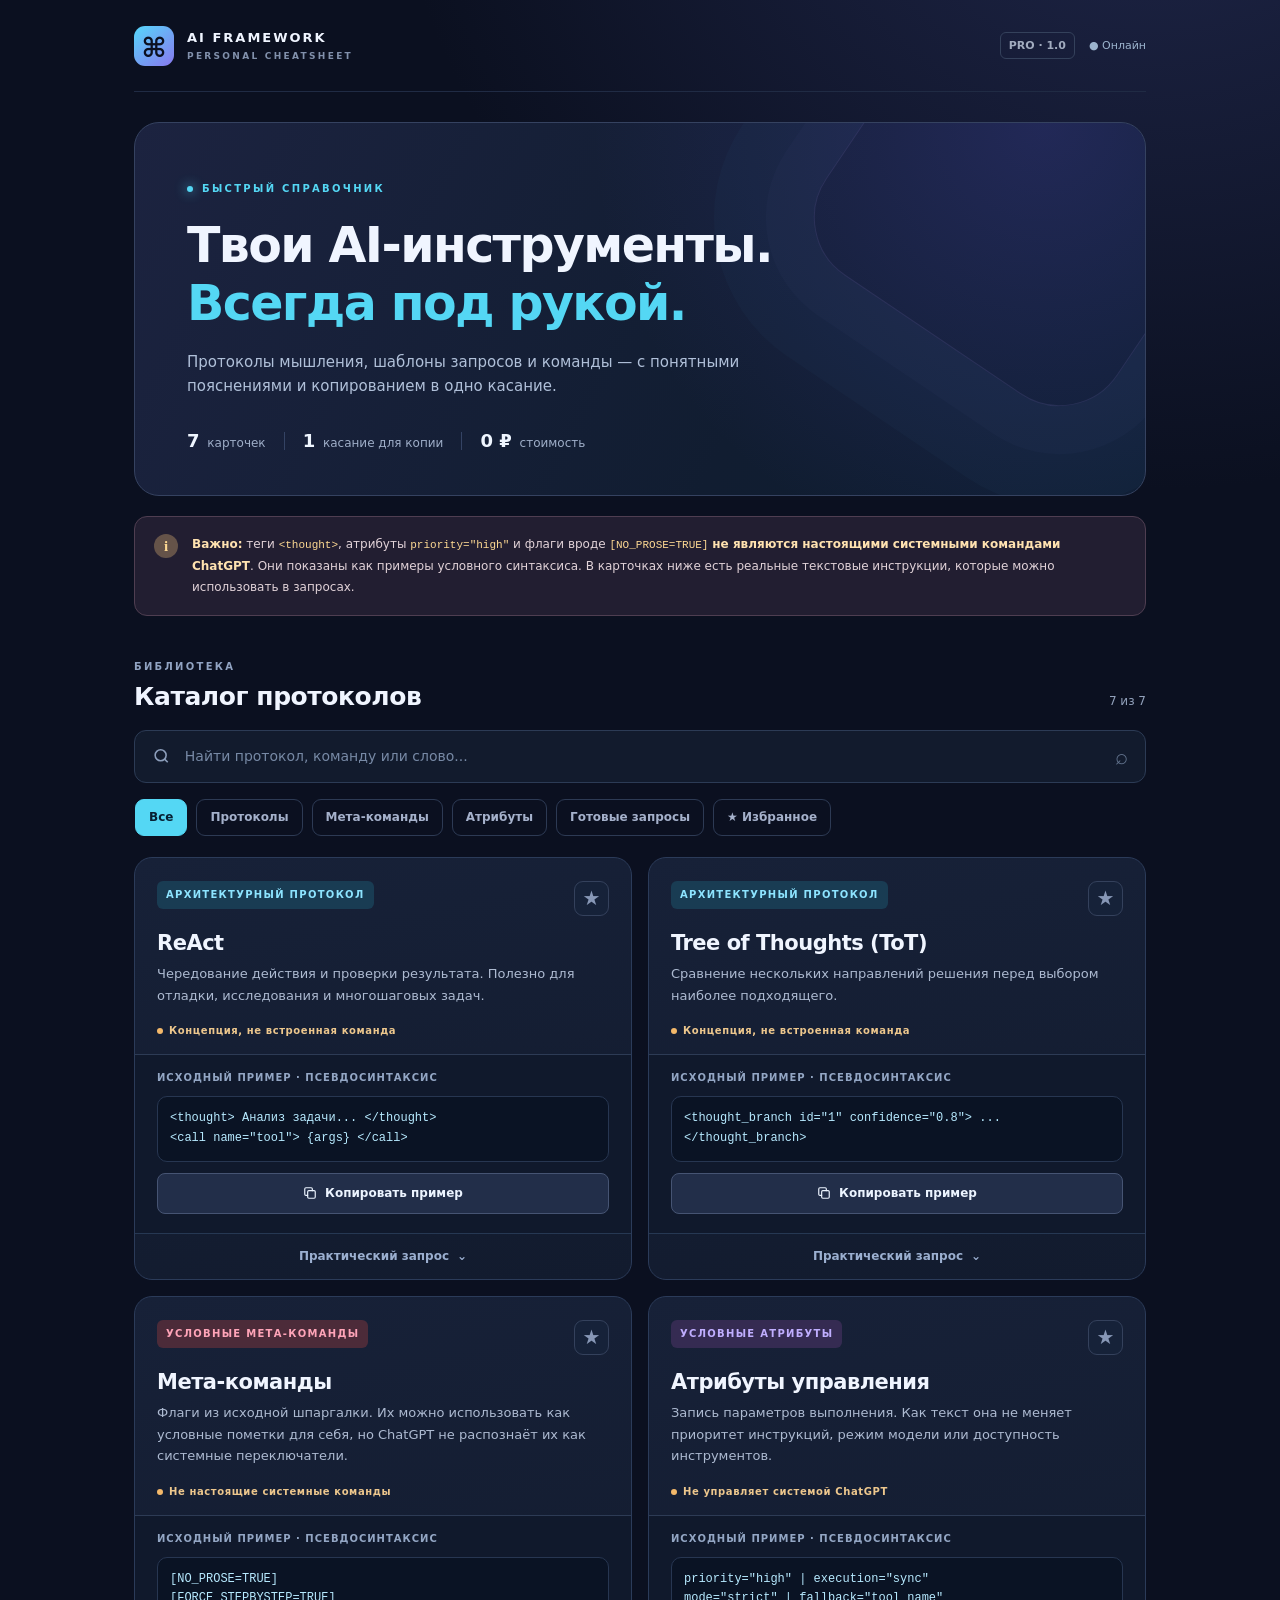
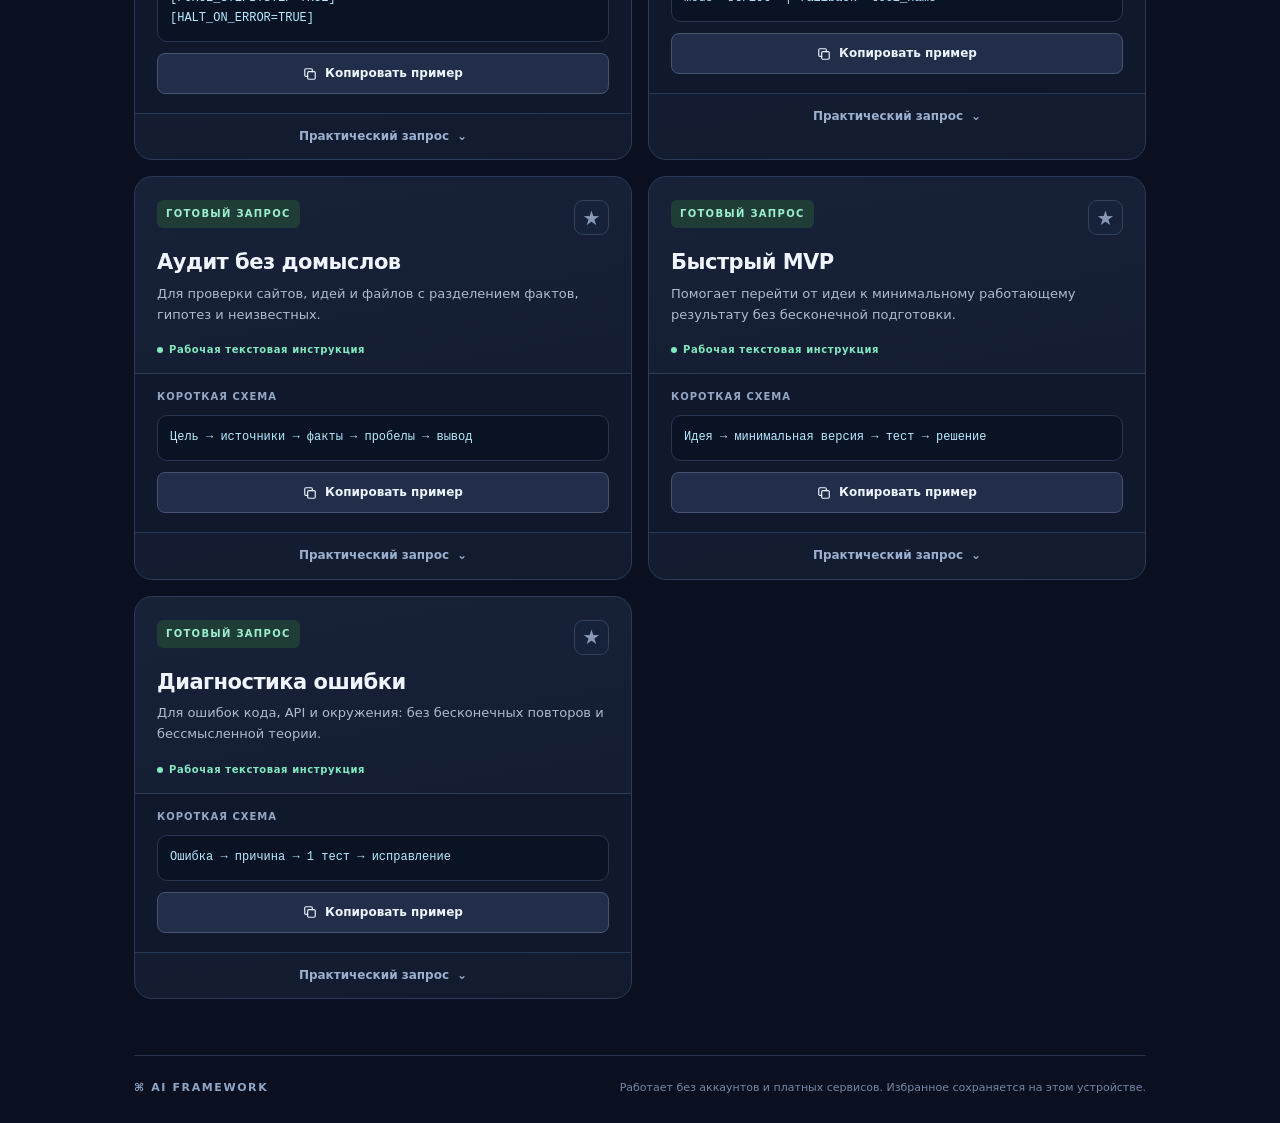
<file: index.html>
<!doctype html>
<html lang="ru">
<head>
  <meta charset="UTF-8">
  <meta name="viewport" content="width=device-width, initial-scale=1, viewport-fit=cover">
  <meta name="theme-color" content="#0b1020">
  <meta name="description" content="Офлайн-шпаргалка по AI-протоколам, шаблонам запросов и псевдокомандам. С быстрым копированием и избранным.">
  <meta name="apple-mobile-web-app-capable" content="yes">
  <meta name="apple-mobile-web-app-status-bar-style" content="black-translucent">
  <meta name="apple-mobile-web-app-title" content="AI Framework">
  <link rel="icon" type="image/png" href="./icon-192.png">
  <link rel="apple-touch-icon" href="./icon-192.png">
  <link rel="manifest" href="./manifest.webmanifest">
  <style>
:root{color-scheme:dark;--bg:#0b1020;--panel:#131c30;--panel-hover:#17223a;--line:#263451;--text:#f0f5ff;--muted:#9eacc7;--cyan:#54d7f4;--violet:#a48eff;--green:#71e3b6;--amber:#ffce87;--danger:#ff9da7;--radius:18px}
*{box-sizing:border-box}html{scroll-behavior:smooth;-webkit-tap-highlight-color:transparent}body{margin:0;min-height:100vh;background:radial-gradient(ellipse 60% 26% at 90% -8%,#20274b 0,transparent 100%),var(--bg);font:15px/1.6 system-ui,-apple-system,BlinkMacSystemFont,"Segoe UI",Roboto,sans-serif;color:var(--text)}button,input{font:inherit}button{cursor:pointer}button:focus-visible,input:focus-visible{outline:2px solid var(--cyan);outline-offset:2px}.app-shell{max-width:1060px;margin:auto;padding:0 24px}.topbar{min-height:92px;display:flex;align-items:center;justify-content:space-between;gap:16px;border-bottom:1px solid #202b44}.brand{display:flex;align-items:center;gap:13px}.brand-icon{height:40px;width:40px;display:grid;place-items:center;background:linear-gradient(140deg,#56d7fb,#8878ee);color:#0b1020;border-radius:11px;font-size:27px;font-weight:800}.brand-name{display:block;font-size:13px;letter-spacing:2px;font-weight:850}.brand-caption{display:block;color:#8190ab;letter-spacing:2.3px;font-size:9px;font-weight:700}.topbar-right{display:flex;align-items:center;gap:14px;flex-wrap:wrap;justify-content:end}.version{font-size:11px;color:#a2acbf;border:1px solid #34415b;border-radius:6px;padding:4px 8px;font-weight:750;white-space:nowrap}.online-status{font-size:11px;color:var(--muted)}.online-status.online{color:#9cb4ce}.online-status.offline{color:var(--green)}.hero{position:relative;isolation:isolate;overflow:hidden;padding:58px 52px 40px;background:linear-gradient(118deg,#1c2340,#111d31 63%,#0d1d30);border:1px solid #354260;border-radius:25px;margin:30px 0 20px}.hero:after{content:"";position:absolute;right:-62px;top:-110px;width:350px;height:350px;border-radius:70px;border:1px solid #6b66a537;transform:rotate(34deg);z-index:-1;box-shadow:0 0 0 48px #6066b90a,0 0 0 99px #4ed6f806}.hero-glow{position:absolute;inset:0;z-index:-1;background:radial-gradient(circle at 90% 0%,#4a42ac50,transparent 46%)}.eyebrow{font-size:10px;font-weight:850;letter-spacing:2.3px;color:var(--cyan);display:flex;align-items:center;gap:9px}.dot{width:6px;height:6px;background:var(--cyan);border-radius:100%;box-shadow:0 0 12px var(--cyan)}h1{font-size:clamp(29px,4.8vw,49px);line-height:1.18;letter-spacing:-1.6px;margin:20px 0 17px;font-weight:830}h1 span{color:var(--cyan)}.hero p{color:#b0c0d9;font-size:15px;max-width:630px;margin:0}.hero-stats{display:flex;align-items:center;gap:18px;flex-wrap:wrap;margin-top:29px;font-size:12px;color:#9faec8}.hero-stats strong{color:#eff6ff;font-size:18px;margin-right:4px}.stat-divider{height:18px;width:1px;background:#344364}.notice{display:flex;gap:14px;background:#221e31;border:1px solid #4f3e51;border-radius:13px;padding:17px 19px;margin-bottom:43px}.notice-icon{display:grid;place-items:center;flex:0 0 24px;width:24px;height:24px;background:#f8ca8050;color:#ffda93;font-weight:850;border-radius:50%;font-family:Georgia,serif}.notice p{font-size:12px;margin:0;color:#e1d2d8;line-height:1.75}.notice strong{color:#ffe2b0}.notice code{font-size:11px;color:#ffda93;word-break:break-word}.section-head{display:flex;justify-content:space-between;align-items:end;margin-bottom:18px;gap:15px}.eyebrow-muted{color:#91a3c2}.section-head h2{font-size:25px;line-height:1.2;margin:7px 0 0;letter-spacing:-.45px}.result-count{color:#92a1bb;font-size:12px;white-space:nowrap}.search{background:#121b2d;border:1px solid #2c3b55;border-radius:12px;min-height:53px;display:flex;align-items:center;gap:12px;padding:0 17px;color:#8c9ebb;transition:border .2s}.search:focus-within{border-color:#61d7f4}.search input{background:none;color:#f2f7ff;border:none;outline:none;width:100%;min-width:0;font-size:14px}.search input::placeholder{color:#7789a5}.search-key{font-size:22px;color:#62738d}.tabs{display:flex;gap:9px;overflow-x:auto;padding:16px 1px 21px;scrollbar-width:none}.tabs::-webkit-scrollbar{display:none}.tab{flex:0 0 auto;padding:8px 13px;border:1px solid #2d3a54;background:transparent;color:#a5b1cb;border-radius:9px;font-size:12px;font-weight:700}.tab.active{color:#072033;border-color:var(--cyan);background:var(--cyan)}.tab:hover:not(.active){background:#202b43}.cards{display:grid;grid-template-columns:repeat(2,minmax(0,1fr));gap:16px}.card{background:linear-gradient(170deg,#172138 0%,#121b2e 100%);border:1px solid #2b3b59;border-radius:var(--radius);min-width:0;overflow:hidden;transition:border-color .18s,transform .18s}.card:hover{border-color:#4b6484;transform:translateY(-2px)}.card-top{padding:23px 22px 0}.card-meta{display:flex;justify-content:space-between;gap:12px;align-items:start}.tag{display:inline-flex;align-items:center;gap:7px;font-weight:850;letter-spacing:1.3px;font-size:10px;border-radius:6px;padding:6px 9px;background:#193c53;color:#8de4ff}.tag.meta{background:#4c2b39;color:#ffa4b8}.tag.attribute{background:#352b52;color:#c0aeff}.tag.prompt{background:#203c36;color:#9befcf}.favorite{border:1px solid #34415c;background:#162239;color:#8797b6;border-radius:9px;width:35px;height:35px;display:grid;place-items:center;font-size:20px;line-height:1}.favorite:hover,.favorite.active{color:#fbd47a;background:#383327;border-color:#83703f}.card h3{font-size:21px;margin:14px 0 7px;letter-spacing:-.5px;line-height:1.25}.card-desc{font-size:13px;line-height:1.65;color:#adbad1;margin:0 0 17px;min-height:42px}.status{font-size:10px;font-weight:800;letter-spacing:.6px;color:#edc78d;display:flex;align-items:center;gap:6px;margin:0 0 15px}.status:before{content:"";width:6px;height:6px;background:#f3b86a;border-radius:100%}.status.working{color:#82e8be}.status.working:before{background:#82e8be}.code-section{border-top:1px solid #2d3b55;background:#10192c;padding:15px 22px 19px}.code-label{color:#93a6c4;letter-spacing:1px;font-size:10px;font-weight:850;margin-bottom:10px}.code{background:#0a1324;border:1px solid #273651;color:#b7eaff;border-radius:10px;padding:12px;margin:0 0 11px;line-height:1.55;font:12px/1.65 ui-monospace,SFMono-Regular,Consolas,"Liberation Mono",monospace;white-space:pre-wrap;overflow-wrap:anywhere;max-height:144px;overflow:auto}.copy{border:1px solid #465473;border-radius:8px;background:#222e49;color:#ecf4ff;font-weight:750;font-size:12px;width:100%;padding:10px;display:flex;align-items:center;justify-content:center;gap:8px}.copy.primary{color:#082438;background:var(--cyan);border-color:var(--cyan)}.copy:hover{filter:brightness(1.09)}.copy svg{flex-shrink:0}.secondary{display:flex;gap:8px;align-items:center;justify-content:center;background:none;border:none;border-top:1px solid #263853;color:#9bafd0;width:100%;padding:13px;font-size:12px;font-weight:750}.secondary:hover{color:#e7f4ff}.chevron{display:inline-block;transition:transform .2s}.secondary[aria-expanded="true"] .chevron{transform:rotate(180deg)}.expanded{padding:15px 22px 21px;background:#16213a;border-top:1px solid #283958}.expanded .code{max-height:none;color:#b6f3d8}.expanded-note{font-size:11px;color:#a1b1cb;margin:0 0 10px}.empty{text-align:center;border:1px dashed #3a4b6a;border-radius:18px;margin:8px 0 20px;padding:46px 20px}.empty-symbol{font-size:40px;color:#8fa5c8}.empty h3{margin:4px 0}.empty p{color:var(--muted)}.empty button{background:var(--cyan);color:#0d1b30;border:0;border-radius:8px;font-weight:800;padding:10px 15px}footer{margin:56px 0 27px;border-top:1px solid #27334e;display:flex;justify-content:space-between;gap:20px;align-items:center;padding-top:23px}.footer-mark{font-weight:850;letter-spacing:1.6px;font-size:11px;color:#8ea6c6}footer p{font-size:11px;color:#7586a5;margin:0;text-align:right}.toast{position:fixed;z-index:20;bottom:max(24px,env(safe-area-inset-bottom));left:50%;transform:translate(-50%,30px);opacity:0;pointer-events:none;border:1px solid #5b866f;background:#1d463d;color:#dcffeb;padding:12px 19px;border-radius:10px;box-shadow:0 8px 30px #0009;font-size:13px;font-weight:750;transition:opacity .25s,transform .25s;white-space:nowrap;max-width:calc(100% - 40px)}.toast.visible{opacity:1;transform:translate(-50%,0)}[hidden]{display:none!important}@media(max-width:750px){.cards{grid-template-columns:1fr}.app-shell{padding:0 16px}.topbar{min-height:74px}.topbar-right .online-status{display:none}.hero{padding:33px 24px 30px;border-radius:19px;margin:20px 0 16px}.hero h1{letter-spacing:-.7px}.hero p{font-size:13px}.hero-stats{gap:11px}.hero-stats strong{font-size:15px}.notice{margin-bottom:33px}.section-head h2{font-size:22px}.card:hover{transform:none}footer{display:block}footer p{text-align:left;margin-top:7px}}@media(max-width:390px){.hero-stats{gap:7px;font-size:10px}.stat-divider{height:14px}.card-top{padding:18px 17px 0}.code-section,.expanded{padding-left:17px;padding-right:17px}.notice{padding:14px}.topbar-right .version{font-size:10px}.brand-name{font-size:11px}}

</style>
  <title>AI Framework — мини-приложение</title>
</head>
<body>
  <div class="app-shell">
    <header class="topbar">
      <div class="brand">
        <span class="brand-icon" aria-hidden="true">⌘</span>
        <div><span class="brand-name">AI FRAMEWORK</span><span class="brand-caption">PERSONAL CHEATSHEET</span></div>
      </div>
      <div class="topbar-right"><span class="version">PRO · 1.0</span><span class="online-status" id="connection-status" title="Состояние соединения">● Офлайн-режим доступен после установки</span></div>
    </header>

    <main>
      <section class="hero" aria-labelledby="hero-title">
        <div class="hero-glow" aria-hidden="true"></div>
        <div class="eyebrow"><span class="dot"></span> БЫСТРЫЙ СПРАВОЧНИК</div>
        <h1 id="hero-title">Твои AI-инструменты.<br><span>Всегда под рукой.</span></h1>
        <p>Протоколы мышления, шаблоны запросов и команды — с понятными пояснениями и копированием в одно касание.</p>
        <div class="hero-stats" aria-label="Возможности">
          <span><strong id="total-count">7</strong> карточек</span><span class="stat-divider"></span>
          <span><strong>1</strong> касание для копии</span><span class="stat-divider"></span>
          <span><strong>0 ₽</strong> стоимость</span>
        </div>
      </section>

      <section class="notice" aria-label="Важное уточнение">
        <span class="notice-icon" aria-hidden="true">i</span>
        <p><strong>Важно:</strong> теги <code>&lt;thought&gt;</code>, атрибуты <code>priority="high"</code> и флаги вроде <code>[NO_PROSE=TRUE]</code> <strong>не являются настоящими системными командами ChatGPT</strong>. Они показаны как примеры условного синтаксиса. В карточках ниже есть реальные текстовые инструкции, которые можно использовать в запросах.</p>
      </section>

      <section class="library" aria-labelledby="library-title">
        <div class="section-head"><div><div class="eyebrow eyebrow-muted">БИБЛИОТЕКА</div><h2 id="library-title">Каталог протоколов</h2></div><span class="result-count" id="result-count"></span></div>
        <label class="search" for="search-input">
          <svg aria-hidden="true" width="20" height="20" viewBox="0 0 24 24" fill="none" stroke="currentColor" stroke-width="2"><circle cx="11" cy="11" r="7"/><path d="m20 20-4-4"/></svg>
          <input id="search-input" type="search" placeholder="Найти протокол, команду или слово..." autocomplete="off">
          <span class="search-key">⌕</span>
        </label>
        <div class="tabs" role="group" aria-label="Фильтр каталога">
          <button class="tab active" type="button" data-filter="all" aria-pressed="true">Все</button>
          <button class="tab" type="button" data-filter="protocol">Протоколы</button>
          <button class="tab" type="button" data-filter="meta">Мета-команды</button>
          <button class="tab" type="button" data-filter="attribute">Атрибуты</button>
          <button class="tab" type="button" data-filter="prompt">Готовые запросы</button>
          <button class="tab" type="button" data-filter="favorites">★ Избранное</button>
        </div>
        <div class="cards" id="cards" aria-live="polite"></div>
        <div class="empty" id="empty" hidden><div class="empty-symbol">⌕</div><h3>Ничего не найдено</h3><p>Измени поисковый запрос или выбери другую категорию.</p><button type="button" id="reset">Сбросить фильтры</button></div>
      </section>
      <footer><div class="footer-mark">⌘ AI FRAMEWORK</div><p>Работает без аккаунтов и платных сервисов. Избранное сохраняется на этом устройстве.</p></footer>
    </main>
  </div>
  <div class="toast" id="toast" role="status" aria-live="polite"></div>
  <script>
'use strict';
// Важно: приведённые теги и "мета-команды" — условные примеры, а не API ChatGPT.
const items = [
  {
    id: 'react', type: 'protocol', tag: 'АРХИТЕКТУРНЫЙ ПРОТОКОЛ', title: 'ReAct',
    description: 'Чередование действия и проверки результата. Полезно для отладки, исследования и многошаговых задач.',
    status: 'Концепция, не встроенная команда',
    original: '<thought> Анализ задачи... </thought>\n<call name="tool"> {args} </call>',
    prompt: 'Решай задачу итерациями: выбери ближайшее проверяемое действие, выполни его с доступными инструментами, оцени наблюдаемый результат и только затем переходи к следующему действию. Показывай краткий план, выполненные шаги и проверяемые результаты. Если инструмента нет — прямо скажи об этом; не имитируй вызов.'
  },
  {
    id: 'tot', type: 'protocol', tag: 'АРХИТЕКТУРНЫЙ ПРОТОКОЛ', title: 'Tree of Thoughts (ToT)',
    description: 'Сравнение нескольких направлений решения перед выбором наиболее подходящего.',
    status: 'Концепция, не встроенная команда',
    original: '<thought_branch id="1" confidence="0.8"> ... </thought_branch>',
    prompt: 'Предложи три принципиально разных подхода к моей задаче. Для каждого оцени преимущества, риски, ресурсы и вероятность практической реализации без выдуманных точных процентов. Сравни подходы по этим критериям и порекомендуй один. Затем предложи первый проверяемый шаг.'
  },
  {
    id: 'meta', type: 'meta', tag: 'УСЛОВНЫЕ МЕТА-КОМАНДЫ', title: 'Мета-команды',
    description: 'Флаги из исходной шпаргалки. Их можно использовать как условные пометки для себя, но ChatGPT не распознаёт их как системные переключатели.',
    status: 'Не настоящие системные команды',
    original: '[NO_PROSE=TRUE]\n[FORCE_STEPBYSTEP=TRUE]\n[HALT_ON_ERROR=TRUE]',
    prompt: 'Отвечай без длинного вступления. Дай понятную пошаговую инструкцию и кратко обоснуй ключевые решения. Если действие через API или инструмент завершится ошибкой, остановись, укажи точную ошибку и предложи безопасный способ её исправить, не заявляя об успешном выполнении.'
  },
  {
    id: 'attributes', type: 'attribute', tag: 'УСЛОВНЫЕ АТРИБУТЫ', title: 'Атрибуты управления',
    description: 'Запись параметров выполнения. Как текст она не меняет приоритет инструкций, режим модели или доступность инструментов.',
    status: 'Не управляет системой ChatGPT',
    original: 'priority="high" | execution="sync"\nmode="strict" | fallback="tool_name"',
    prompt: 'Приоритет: получить работающий результат. Режим: строго следуй заданным требованиям. Выполнение: не переходи к следующему этапу, пока не проверен предыдущий. Если инструмент недоступен, сообщи ограничение и предложи доступную альтернативу. Не делай вид, что изменились системные настройки.'
  },
  {
    id: 'audit', type: 'prompt', tag: 'ГОТОВЫЙ ЗАПРОС', title: 'Аудит без домыслов',
    description: 'Для проверки сайтов, идей и файлов с разделением фактов, гипотез и неизвестных.',
    status: 'Рабочая текстовая инструкция',
    original: 'Цель → источники → факты → пробелы → вывод',
    prompt: 'Проведи аудит предоставленного объекта. Раздели вывод на: 1) проверенные факты с источниками, 2) обоснованные гипотезы, 3) неизвестные данные, 4) основные риски, 5) действия для проверки. Не выдумывай просмотренные материалы, ссылки, измерения или результаты. Если данных не хватает, обозначь ограничения.'
  },
  {
    id: 'mvp', type: 'prompt', tag: 'ГОТОВЫЙ ЗАПРОС', title: 'Быстрый MVP',
    description: 'Помогает перейти от идеи к минимальному работающему результату без бесконечной подготовки.',
    status: 'Рабочая текстовая инструкция',
    original: 'Идея → минимальная версия → тест → решение',
    prompt: 'Помоги сделать минимально работающую версию моей идеи. Сначала выдели одну главную пользу для пользователя, затем обязательные функции и то, что можно отложить. Предложи бесплатный стек, план сборки, критерии готовности и один реальный тест. Оптимизируй усилия, но не жертвуй необходимым качеством.'
  },
  {
    id: 'error', type: 'prompt', tag: 'ГОТОВЫЙ ЗАПРОС', title: 'Диагностика ошибки',
    description: 'Для ошибок кода, API и окружения: без бесконечных повторов и бессмысленной теории.',
    status: 'Рабочая текстовая инструкция',
    original: 'Ошибка → причина → 1 тест → исправление',
    prompt: 'Вот ошибка и контекст выполнения. Выдели наиболее вероятную причину, предложи один короткий диагностический тест и ожидаемые результаты. Не повторяй неудачный шаг без нового основания. После диагностики предложи минимальное исправление и проверку того, что оно сработало.'
  }
];

const $ = (id) => document.getElementById(id);
const cards = $('cards');
const search = $('search-input');
const storageKey = 'ai-framework-favorites-v1';
let favorites = new Set();
try { favorites = new Set(JSON.parse(localStorage.getItem(storageKey) || '[]')); } catch (_) { /* блокировка storage не мешает работе */ }
let selected = 'all';
let toastTimer;

function escapeHtml(value) {
  return String(value).replace(/[&<>"']/g, (c) => ({ '&':'&amp;', '<':'&lt;', '>':'&gt;', '"':'&quot;', "'":'&#39;' }[c]));
}
const copyIcon = '<svg width="14" height="14" viewBox="0 0 24 24" fill="none" stroke="currentColor" stroke-width="2" stroke-linecap="round" stroke-linejoin="round" aria-hidden="true"><rect x="8" y="8" width="13" height="13" rx="2"/><path d="M16 8V5a2 2 0 0 0-2-2H5a2 2 0 0 0-2 2v9a2 2 0 0 0 2 2h3"/></svg>';
function makeCard(item) {
  const active = favorites.has(item.id);
  const isPrompt = item.type === 'prompt';
  const statusClass = isPrompt ? 'working' : '';
  const lowerLabel = isPrompt ? 'КОРОТКАЯ СХЕМА' : 'ИСХОДНЫЙ ПРИМЕР · ПСЕВДОСИНТАКСИС';
  return `<article class="card" data-id="${escapeHtml(item.id)}">
    <div class="card-top"><div class="card-meta"><span class="tag ${escapeHtml(item.type)}">${escapeHtml(item.tag)}</span><button class="favorite ${active ? 'active' : ''}" type="button" data-action="favorite" data-id="${escapeHtml(item.id)}" aria-label="${active ? 'Убрать из избранного' : 'Добавить в избранное'}" aria-pressed="${active}">★</button></div>
    <h3>${escapeHtml(item.title)}</h3><p class="card-desc">${escapeHtml(item.description)}</p><div class="status ${statusClass}">${escapeHtml(item.status)}</div></div>
    <div class="code-section"><div class="code-label">${lowerLabel}</div><pre class="code">${escapeHtml(item.original)}</pre>
    <button class="copy" data-action="copy" data-id="${escapeHtml(item.id)}" data-which="original" type="button">${copyIcon} Копировать пример</button></div>
    <button class="secondary" type="button" data-action="expand" data-id="${escapeHtml(item.id)}" aria-expanded="false">Практический запрос <span class="chevron">⌄</span></button>
    <div class="expanded" hidden><div class="code-label">МОЖНО ВСТАВИТЬ В CHATGPT</div><p class="expanded-note">Обычная текстовая инструкция, а не команда системного уровня.</p><pre class="code">${escapeHtml(item.prompt)}</pre>
    <button class="copy primary" type="button" data-action="copy" data-id="${escapeHtml(item.id)}" data-which="prompt">${copyIcon} Скопировать рабочий запрос</button></div>
  </article>`;
}
function render() {
  const q = search.value.toLocaleLowerCase('ru-RU').trim();
  const filtered = items.filter(item => {
    const matchFilter = selected === 'all' || (selected === 'favorites' ? favorites.has(item.id) : item.type === selected);
    const searchable = [item.title, item.tag, item.description, item.original, item.prompt].join(' ').toLocaleLowerCase('ru-RU');
    return matchFilter && searchable.includes(q);
  });
  cards.innerHTML = filtered.map(makeCard).join('');
  $('result-count').textContent = `${filtered.length} из ${items.length}`;
  $('total-count').textContent = String(items.length);
  $('empty').hidden = filtered.length !== 0;
}
function showToast(message) {
  const el = $('toast'); el.textContent = message; el.classList.add('visible');
  clearTimeout(toastTimer); toastTimer = setTimeout(() => el.classList.remove('visible'), 2200);
}
async function copyText(value) {
  try {
    if (navigator.clipboard?.writeText && window.isSecureContext) {
      await navigator.clipboard.writeText(value);
    } else {
      // Запасной способ для некоторых мобильных браузеров и локального HTML.
      const input = document.createElement('textarea');
      input.value = value; input.setAttribute('readonly', ''); input.style.position = 'fixed'; input.style.opacity = '0';
      document.body.appendChild(input); input.select(); input.setSelectionRange(0, value.length);
      const done = document.execCommand('copy'); input.remove();
      if (!done) throw new Error('copy not supported');
    }
    showToast('✓ Скопировано в буфер обмена');
  } catch (_) {
    showToast('Не удалось скопировать автоматически');
    window.prompt('Выдели и скопируй этот текст:', value);
  }
}

document.querySelector('.tabs').addEventListener('click', (event) => {
  const tab = event.target.closest('[data-filter]');
  if (!tab) return;
  selected = tab.dataset.filter;
  document.querySelectorAll('.tab').forEach(el => { const on = el === tab; el.classList.toggle('active', on); el.setAttribute('aria-pressed', String(on)); });
  render();
});
cards.addEventListener('click', (event) => {
  const btn = event.target.closest('button[data-action]');
  if (!btn) return;
  const item = items.find(x => x.id === btn.dataset.id);
  if (!item) return;
  if (btn.dataset.action === 'copy') { void copyText(item[btn.dataset.which]); return; }
  if (btn.dataset.action === 'favorite') {
    favorites.has(item.id) ? favorites.delete(item.id) : favorites.add(item.id);
    try { localStorage.setItem(storageKey, JSON.stringify([...favorites])); } catch (_) { /* память может быть отключена */ }
    render(); showToast(favorites.has(item.id) ? '★ Добавлено в избранное' : 'Удалено из избранного');
    return;
  }
  if (btn.dataset.action === 'expand') {
    const expanded = btn.nextElementSibling;
    expanded.hidden = !expanded.hidden;
    btn.setAttribute('aria-expanded', String(!expanded.hidden));
  }
});
search.addEventListener('input', render);
$('reset').addEventListener('click', () => {
  search.value = ''; selected = 'all';
  document.querySelectorAll('.tab').forEach(el => { const on = el.dataset.filter === 'all'; el.classList.toggle('active', on); el.setAttribute('aria-pressed', String(on)); });
  render();
});
function updateConnection() {
  const el = $('connection-status');
  const online = navigator.onLine;
  el.textContent = online ? '● Онлайн' : '● Офлайн';
  el.classList.toggle('online', online); el.classList.toggle('offline', !online);
}
window.addEventListener('online', updateConnection);
window.addEventListener('offline', updateConnection);
updateConnection(); render();
if ('serviceWorker' in navigator && (location.protocol === 'https:' || location.hostname === 'localhost')) {
  window.addEventListener('load', () => navigator.serviceWorker.register('./sw_transfer_2026-10-08_213929.js').catch(() => {}));
}

</script>
</body>
</html>
</file>
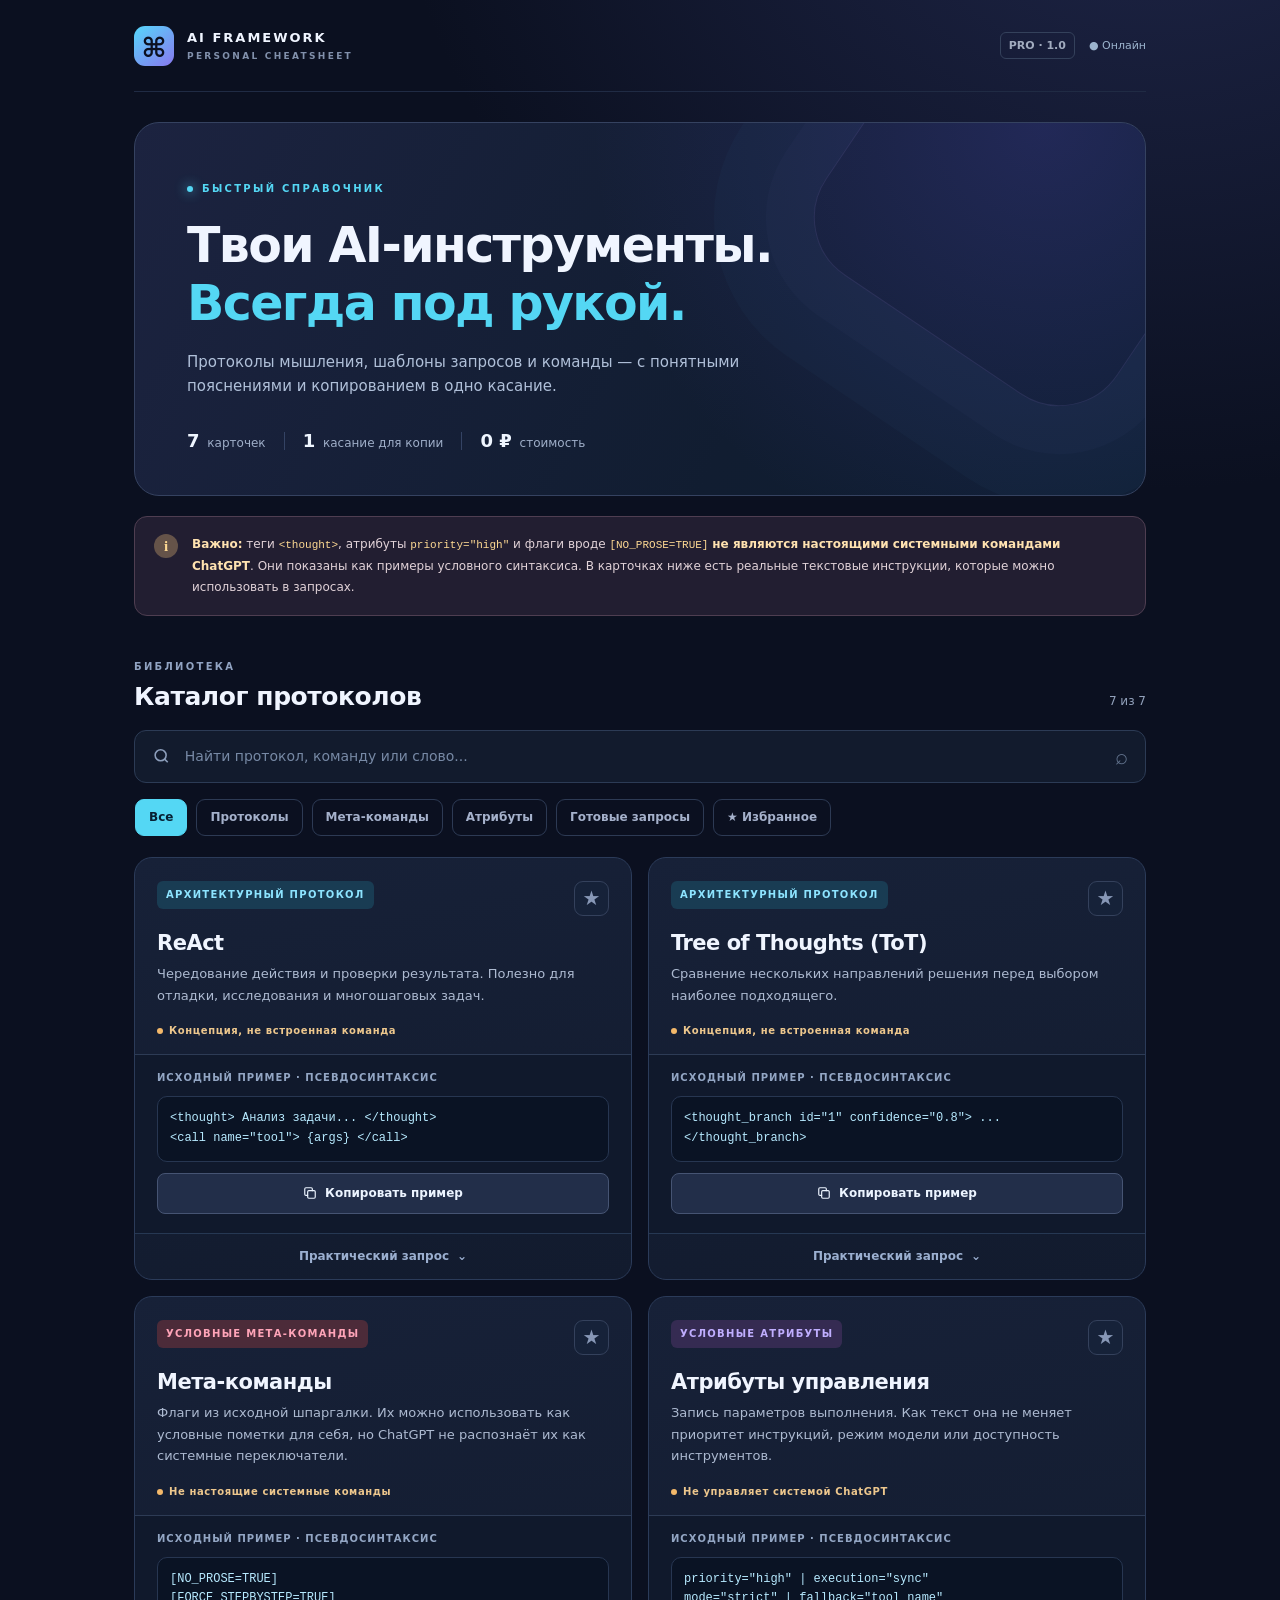
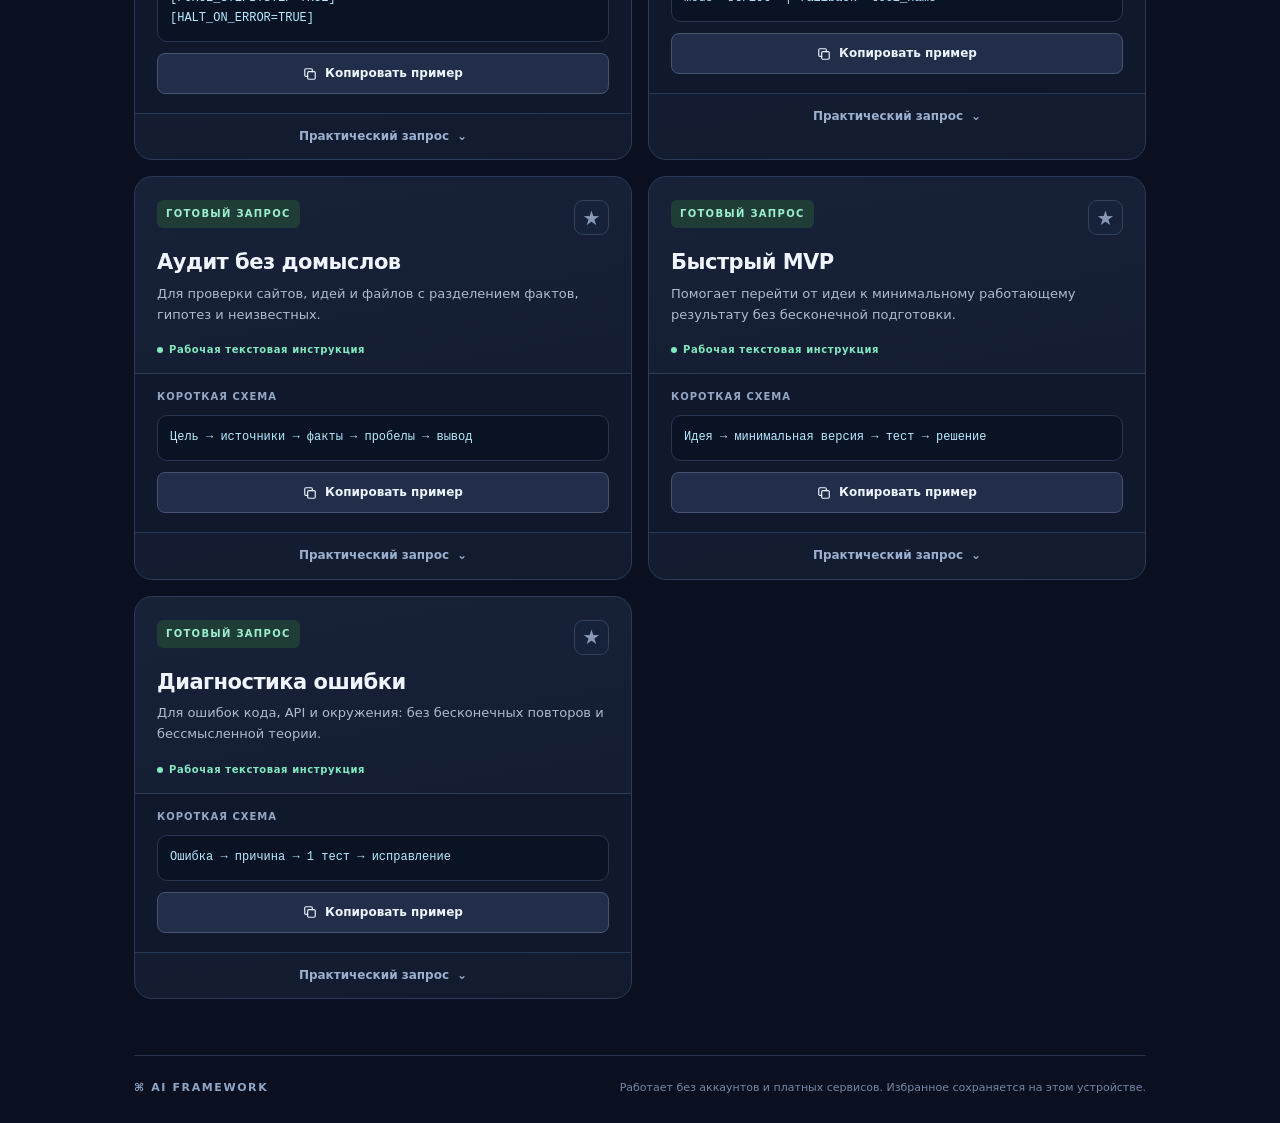
<file: AI_Framework_Offline-2.html>
<!doctype html>
<html lang="ru">
<head>
  <meta charset="UTF-8">
  <meta name="viewport" content="width=device-width, initial-scale=1, viewport-fit=cover">
  <meta name="theme-color" content="#0b1020">
  <meta name="description" content="Офлайн-шпаргалка по AI-протоколам, шаблонам запросов и псевдокомандам. С быстрым копированием и избранным.">
  <meta name="apple-mobile-web-app-capable" content="yes">
  <meta name="apple-mobile-web-app-status-bar-style" content="black-translucent">
  <meta name="apple-mobile-web-app-title" content="AI Framework">
  <style>
:root{color-scheme:dark;--bg:#0b1020;--panel:#131c30;--panel-hover:#17223a;--line:#263451;--text:#f0f5ff;--muted:#9eacc7;--cyan:#54d7f4;--violet:#a48eff;--green:#71e3b6;--amber:#ffce87;--danger:#ff9da7;--radius:18px}
*{box-sizing:border-box}html{scroll-behavior:smooth;-webkit-tap-highlight-color:transparent}body{margin:0;min-height:100vh;background:radial-gradient(ellipse 60% 26% at 90% -8%,#20274b 0,transparent 100%),var(--bg);font:15px/1.6 system-ui,-apple-system,BlinkMacSystemFont,"Segoe UI",Roboto,sans-serif;color:var(--text)}button,input{font:inherit}button{cursor:pointer}button:focus-visible,input:focus-visible{outline:2px solid var(--cyan);outline-offset:2px}.app-shell{max-width:1060px;margin:auto;padding:0 24px}.topbar{min-height:92px;display:flex;align-items:center;justify-content:space-between;gap:16px;border-bottom:1px solid #202b44}.brand{display:flex;align-items:center;gap:13px}.brand-icon{height:40px;width:40px;display:grid;place-items:center;background:linear-gradient(140deg,#56d7fb,#8878ee);color:#0b1020;border-radius:11px;font-size:27px;font-weight:800}.brand-name{display:block;font-size:13px;letter-spacing:2px;font-weight:850}.brand-caption{display:block;color:#8190ab;letter-spacing:2.3px;font-size:9px;font-weight:700}.topbar-right{display:flex;align-items:center;gap:14px;flex-wrap:wrap;justify-content:end}.version{font-size:11px;color:#a2acbf;border:1px solid #34415b;border-radius:6px;padding:4px 8px;font-weight:750;white-space:nowrap}.online-status{font-size:11px;color:var(--muted)}.online-status.online{color:#9cb4ce}.online-status.offline{color:var(--green)}.hero{position:relative;isolation:isolate;overflow:hidden;padding:58px 52px 40px;background:linear-gradient(118deg,#1c2340,#111d31 63%,#0d1d30);border:1px solid #354260;border-radius:25px;margin:30px 0 20px}.hero:after{content:"";position:absolute;right:-62px;top:-110px;width:350px;height:350px;border-radius:70px;border:1px solid #6b66a537;transform:rotate(34deg);z-index:-1;box-shadow:0 0 0 48px #6066b90a,0 0 0 99px #4ed6f806}.hero-glow{position:absolute;inset:0;z-index:-1;background:radial-gradient(circle at 90% 0%,#4a42ac50,transparent 46%)}.eyebrow{font-size:10px;font-weight:850;letter-spacing:2.3px;color:var(--cyan);display:flex;align-items:center;gap:9px}.dot{width:6px;height:6px;background:var(--cyan);border-radius:100%;box-shadow:0 0 12px var(--cyan)}h1{font-size:clamp(29px,4.8vw,49px);line-height:1.18;letter-spacing:-1.6px;margin:20px 0 17px;font-weight:830}h1 span{color:var(--cyan)}.hero p{color:#b0c0d9;font-size:15px;max-width:630px;margin:0}.hero-stats{display:flex;align-items:center;gap:18px;flex-wrap:wrap;margin-top:29px;font-size:12px;color:#9faec8}.hero-stats strong{color:#eff6ff;font-size:18px;margin-right:4px}.stat-divider{height:18px;width:1px;background:#344364}.notice{display:flex;gap:14px;background:#221e31;border:1px solid #4f3e51;border-radius:13px;padding:17px 19px;margin-bottom:43px}.notice-icon{display:grid;place-items:center;flex:0 0 24px;width:24px;height:24px;background:#f8ca8050;color:#ffda93;font-weight:850;border-radius:50%;font-family:Georgia,serif}.notice p{font-size:12px;margin:0;color:#e1d2d8;line-height:1.75}.notice strong{color:#ffe2b0}.notice code{font-size:11px;color:#ffda93;word-break:break-word}.section-head{display:flex;justify-content:space-between;align-items:end;margin-bottom:18px;gap:15px}.eyebrow-muted{color:#91a3c2}.section-head h2{font-size:25px;line-height:1.2;margin:7px 0 0;letter-spacing:-.45px}.result-count{color:#92a1bb;font-size:12px;white-space:nowrap}.search{background:#121b2d;border:1px solid #2c3b55;border-radius:12px;min-height:53px;display:flex;align-items:center;gap:12px;padding:0 17px;color:#8c9ebb;transition:border .2s}.search:focus-within{border-color:#61d7f4}.search input{background:none;color:#f2f7ff;border:none;outline:none;width:100%;min-width:0;font-size:14px}.search input::placeholder{color:#7789a5}.search-key{font-size:22px;color:#62738d}.tabs{display:flex;gap:9px;overflow-x:auto;padding:16px 1px 21px;scrollbar-width:none}.tabs::-webkit-scrollbar{display:none}.tab{flex:0 0 auto;padding:8px 13px;border:1px solid #2d3a54;background:transparent;color:#a5b1cb;border-radius:9px;font-size:12px;font-weight:700}.tab.active{color:#072033;border-color:var(--cyan);background:var(--cyan)}.tab:hover:not(.active){background:#202b43}.cards{display:grid;grid-template-columns:repeat(2,minmax(0,1fr));gap:16px}.card{background:linear-gradient(170deg,#172138 0%,#121b2e 100%);border:1px solid #2b3b59;border-radius:var(--radius);min-width:0;overflow:hidden;transition:border-color .18s,transform .18s}.card:hover{border-color:#4b6484;transform:translateY(-2px)}.card-top{padding:23px 22px 0}.card-meta{display:flex;justify-content:space-between;gap:12px;align-items:start}.tag{display:inline-flex;align-items:center;gap:7px;font-weight:850;letter-spacing:1.3px;font-size:10px;border-radius:6px;padding:6px 9px;background:#193c53;color:#8de4ff}.tag.meta{background:#4c2b39;color:#ffa4b8}.tag.attribute{background:#352b52;color:#c0aeff}.tag.prompt{background:#203c36;color:#9befcf}.favorite{border:1px solid #34415c;background:#162239;color:#8797b6;border-radius:9px;width:35px;height:35px;display:grid;place-items:center;font-size:20px;line-height:1}.favorite:hover,.favorite.active{color:#fbd47a;background:#383327;border-color:#83703f}.card h3{font-size:21px;margin:14px 0 7px;letter-spacing:-.5px;line-height:1.25}.card-desc{font-size:13px;line-height:1.65;color:#adbad1;margin:0 0 17px;min-height:42px}.status{font-size:10px;font-weight:800;letter-spacing:.6px;color:#edc78d;display:flex;align-items:center;gap:6px;margin:0 0 15px}.status:before{content:"";width:6px;height:6px;background:#f3b86a;border-radius:100%}.status.working{color:#82e8be}.status.working:before{background:#82e8be}.code-section{border-top:1px solid #2d3b55;background:#10192c;padding:15px 22px 19px}.code-label{color:#93a6c4;letter-spacing:1px;font-size:10px;font-weight:850;margin-bottom:10px}.code{background:#0a1324;border:1px solid #273651;color:#b7eaff;border-radius:10px;padding:12px;margin:0 0 11px;line-height:1.55;font:12px/1.65 ui-monospace,SFMono-Regular,Consolas,"Liberation Mono",monospace;white-space:pre-wrap;overflow-wrap:anywhere;max-height:144px;overflow:auto}.copy{border:1px solid #465473;border-radius:8px;background:#222e49;color:#ecf4ff;font-weight:750;font-size:12px;width:100%;padding:10px;display:flex;align-items:center;justify-content:center;gap:8px}.copy.primary{color:#082438;background:var(--cyan);border-color:var(--cyan)}.copy:hover{filter:brightness(1.09)}.copy svg{flex-shrink:0}.secondary{display:flex;gap:8px;align-items:center;justify-content:center;background:none;border:none;border-top:1px solid #263853;color:#9bafd0;width:100%;padding:13px;font-size:12px;font-weight:750}.secondary:hover{color:#e7f4ff}.chevron{display:inline-block;transition:transform .2s}.secondary[aria-expanded="true"] .chevron{transform:rotate(180deg)}.expanded{padding:15px 22px 21px;background:#16213a;border-top:1px solid #283958}.expanded .code{max-height:none;color:#b6f3d8}.expanded-note{font-size:11px;color:#a1b1cb;margin:0 0 10px}.empty{text-align:center;border:1px dashed #3a4b6a;border-radius:18px;margin:8px 0 20px;padding:46px 20px}.empty-symbol{font-size:40px;color:#8fa5c8}.empty h3{margin:4px 0}.empty p{color:var(--muted)}.empty button{background:var(--cyan);color:#0d1b30;border:0;border-radius:8px;font-weight:800;padding:10px 15px}footer{margin:56px 0 27px;border-top:1px solid #27334e;display:flex;justify-content:space-between;gap:20px;align-items:center;padding-top:23px}.footer-mark{font-weight:850;letter-spacing:1.6px;font-size:11px;color:#8ea6c6}footer p{font-size:11px;color:#7586a5;margin:0;text-align:right}.toast{position:fixed;z-index:20;bottom:max(24px,env(safe-area-inset-bottom));left:50%;transform:translate(-50%,30px);opacity:0;pointer-events:none;border:1px solid #5b866f;background:#1d463d;color:#dcffeb;padding:12px 19px;border-radius:10px;box-shadow:0 8px 30px #0009;font-size:13px;font-weight:750;transition:opacity .25s,transform .25s;white-space:nowrap;max-width:calc(100% - 40px)}.toast.visible{opacity:1;transform:translate(-50%,0)}[hidden]{display:none!important}@media(max-width:750px){.cards{grid-template-columns:1fr}.app-shell{padding:0 16px}.topbar{min-height:74px}.topbar-right .online-status{display:none}.hero{padding:33px 24px 30px;border-radius:19px;margin:20px 0 16px}.hero h1{letter-spacing:-.7px}.hero p{font-size:13px}.hero-stats{gap:11px}.hero-stats strong{font-size:15px}.notice{margin-bottom:33px}.section-head h2{font-size:22px}.card:hover{transform:none}footer{display:block}footer p{text-align:left;margin-top:7px}}@media(max-width:390px){.hero-stats{gap:7px;font-size:10px}.stat-divider{height:14px}.card-top{padding:18px 17px 0}.code-section,.expanded{padding-left:17px;padding-right:17px}.notice{padding:14px}.topbar-right .version{font-size:10px}.brand-name{font-size:11px}}

</style>
  <title>AI Framework — мини-приложение</title>
</head>
<body>
  <div class="app-shell">
    <header class="topbar">
      <div class="brand">
        <span class="brand-icon" aria-hidden="true">⌘</span>
        <div><span class="brand-name">AI FRAMEWORK</span><span class="brand-caption">PERSONAL CHEATSHEET</span></div>
      </div>
      <div class="topbar-right"><span class="version">PRO · 1.0</span><span class="online-status" id="connection-status" title="Состояние соединения">● Автономная версия</span></div>
    </header>

    <main>
      <section class="hero" aria-labelledby="hero-title">
        <div class="hero-glow" aria-hidden="true"></div>
        <div class="eyebrow"><span class="dot"></span> БЫСТРЫЙ СПРАВОЧНИК</div>
        <h1 id="hero-title">Твои AI-инструменты.<br><span>Всегда под рукой.</span></h1>
        <p>Протоколы мышления, шаблоны запросов и команды — с понятными пояснениями и копированием в одно касание.</p>
        <div class="hero-stats" aria-label="Возможности">
          <span><strong id="total-count">7</strong> карточек</span><span class="stat-divider"></span>
          <span><strong>1</strong> касание для копии</span><span class="stat-divider"></span>
          <span><strong>0 ₽</strong> стоимость</span>
        </div>
      </section>

      <section class="notice" aria-label="Важное уточнение">
        <span class="notice-icon" aria-hidden="true">i</span>
        <p><strong>Важно:</strong> теги <code>&lt;thought&gt;</code>, атрибуты <code>priority="high"</code> и флаги вроде <code>[NO_PROSE=TRUE]</code> <strong>не являются настоящими системными командами ChatGPT</strong>. Они показаны как примеры условного синтаксиса. В карточках ниже есть реальные текстовые инструкции, которые можно использовать в запросах.</p>
      </section>

      <section class="library" aria-labelledby="library-title">
        <div class="section-head"><div><div class="eyebrow eyebrow-muted">БИБЛИОТЕКА</div><h2 id="library-title">Каталог протоколов</h2></div><span class="result-count" id="result-count"></span></div>
        <label class="search" for="search-input">
          <svg aria-hidden="true" width="20" height="20" viewBox="0 0 24 24" fill="none" stroke="currentColor" stroke-width="2"><circle cx="11" cy="11" r="7"/><path d="m20 20-4-4"/></svg>
          <input id="search-input" type="search" placeholder="Найти протокол, команду или слово..." autocomplete="off">
          <span class="search-key">⌕</span>
        </label>
        <div class="tabs" role="group" aria-label="Фильтр каталога">
          <button class="tab active" type="button" data-filter="all" aria-pressed="true">Все</button>
          <button class="tab" type="button" data-filter="protocol">Протоколы</button>
          <button class="tab" type="button" data-filter="meta">Мета-команды</button>
          <button class="tab" type="button" data-filter="attribute">Атрибуты</button>
          <button class="tab" type="button" data-filter="prompt">Готовые запросы</button>
          <button class="tab" type="button" data-filter="favorites">★ Избранное</button>
        </div>
        <div class="cards" id="cards" aria-live="polite"></div>
        <div class="empty" id="empty" hidden><div class="empty-symbol">⌕</div><h3>Ничего не найдено</h3><p>Измени поисковый запрос или выбери другую категорию.</p><button type="button" id="reset">Сбросить фильтры</button></div>
      </section>
      <footer><div class="footer-mark">⌘ AI FRAMEWORK</div><p>Работает без аккаунтов и платных сервисов. Избранное сохраняется на этом устройстве.</p></footer>
    </main>
  </div>
  <div class="toast" id="toast" role="status" aria-live="polite"></div>
  <script>
'use strict';
// Важно: приведённые теги и "мета-команды" — условные примеры, а не API ChatGPT.
const items = [
  {
    id: 'react', type: 'protocol', tag: 'АРХИТЕКТУРНЫЙ ПРОТОКОЛ', title: 'ReAct',
    description: 'Чередование действия и проверки результата. Полезно для отладки, исследования и многошаговых задач.',
    status: 'Концепция, не встроенная команда',
    original: '<thought> Анализ задачи... </thought>\n<call name="tool"> {args} </call>',
    prompt: 'Решай задачу итерациями: выбери ближайшее проверяемое действие, выполни его с доступными инструментами, оцени наблюдаемый результат и только затем переходи к следующему действию. Показывай краткий план, выполненные шаги и проверяемые результаты. Если инструмента нет — прямо скажи об этом; не имитируй вызов.'
  },
  {
    id: 'tot', type: 'protocol', tag: 'АРХИТЕКТУРНЫЙ ПРОТОКОЛ', title: 'Tree of Thoughts (ToT)',
    description: 'Сравнение нескольких направлений решения перед выбором наиболее подходящего.',
    status: 'Концепция, не встроенная команда',
    original: '<thought_branch id="1" confidence="0.8"> ... </thought_branch>',
    prompt: 'Предложи три принципиально разных подхода к моей задаче. Для каждого оцени преимущества, риски, ресурсы и вероятность практической реализации без выдуманных точных процентов. Сравни подходы по этим критериям и порекомендуй один. Затем предложи первый проверяемый шаг.'
  },
  {
    id: 'meta', type: 'meta', tag: 'УСЛОВНЫЕ МЕТА-КОМАНДЫ', title: 'Мета-команды',
    description: 'Флаги из исходной шпаргалки. Их можно использовать как условные пометки для себя, но ChatGPT не распознаёт их как системные переключатели.',
    status: 'Не настоящие системные команды',
    original: '[NO_PROSE=TRUE]\n[FORCE_STEPBYSTEP=TRUE]\n[HALT_ON_ERROR=TRUE]',
    prompt: 'Отвечай без длинного вступления. Дай понятную пошаговую инструкцию и кратко обоснуй ключевые решения. Если действие через API или инструмент завершится ошибкой, остановись, укажи точную ошибку и предложи безопасный способ её исправить, не заявляя об успешном выполнении.'
  },
  {
    id: 'attributes', type: 'attribute', tag: 'УСЛОВНЫЕ АТРИБУТЫ', title: 'Атрибуты управления',
    description: 'Запись параметров выполнения. Как текст она не меняет приоритет инструкций, режим модели или доступность инструментов.',
    status: 'Не управляет системой ChatGPT',
    original: 'priority="high" | execution="sync"\nmode="strict" | fallback="tool_name"',
    prompt: 'Приоритет: получить работающий результат. Режим: строго следуй заданным требованиям. Выполнение: не переходи к следующему этапу, пока не проверен предыдущий. Если инструмент недоступен, сообщи ограничение и предложи доступную альтернативу. Не делай вид, что изменились системные настройки.'
  },
  {
    id: 'audit', type: 'prompt', tag: 'ГОТОВЫЙ ЗАПРОС', title: 'Аудит без домыслов',
    description: 'Для проверки сайтов, идей и файлов с разделением фактов, гипотез и неизвестных.',
    status: 'Рабочая текстовая инструкция',
    original: 'Цель → источники → факты → пробелы → вывод',
    prompt: 'Проведи аудит предоставленного объекта. Раздели вывод на: 1) проверенные факты с источниками, 2) обоснованные гипотезы, 3) неизвестные данные, 4) основные риски, 5) действия для проверки. Не выдумывай просмотренные материалы, ссылки, измерения или результаты. Если данных не хватает, обозначь ограничения.'
  },
  {
    id: 'mvp', type: 'prompt', tag: 'ГОТОВЫЙ ЗАПРОС', title: 'Быстрый MVP',
    description: 'Помогает перейти от идеи к минимальному работающему результату без бесконечной подготовки.',
    status: 'Рабочая текстовая инструкция',
    original: 'Идея → минимальная версия → тест → решение',
    prompt: 'Помоги сделать минимально работающую версию моей идеи. Сначала выдели одну главную пользу для пользователя, затем обязательные функции и то, что можно отложить. Предложи бесплатный стек, план сборки, критерии готовности и один реальный тест. Оптимизируй усилия, но не жертвуй необходимым качеством.'
  },
  {
    id: 'error', type: 'prompt', tag: 'ГОТОВЫЙ ЗАПРОС', title: 'Диагностика ошибки',
    description: 'Для ошибок кода, API и окружения: без бесконечных повторов и бессмысленной теории.',
    status: 'Рабочая текстовая инструкция',
    original: 'Ошибка → причина → 1 тест → исправление',
    prompt: 'Вот ошибка и контекст выполнения. Выдели наиболее вероятную причину, предложи один короткий диагностический тест и ожидаемые результаты. Не повторяй неудачный шаг без нового основания. После диагностики предложи минимальное исправление и проверку того, что оно сработало.'
  }
];

const $ = (id) => document.getElementById(id);
const cards = $('cards');
const search = $('search-input');
const storageKey = 'ai-framework-favorites-v1';
let favorites = new Set();
try { favorites = new Set(JSON.parse(localStorage.getItem(storageKey) || '[]')); } catch (_) { /* блокировка storage не мешает работе */ }
let selected = 'all';
let toastTimer;

function escapeHtml(value) {
  return String(value).replace(/[&<>"']/g, (c) => ({ '&':'&amp;', '<':'&lt;', '>':'&gt;', '"':'&quot;', "'":'&#39;' }[c]));
}
const copyIcon = '<svg width="14" height="14" viewBox="0 0 24 24" fill="none" stroke="currentColor" stroke-width="2" stroke-linecap="round" stroke-linejoin="round" aria-hidden="true"><rect x="8" y="8" width="13" height="13" rx="2"/><path d="M16 8V5a2 2 0 0 0-2-2H5a2 2 0 0 0-2 2v9a2 2 0 0 0 2 2h3"/></svg>';
function makeCard(item) {
  const active = favorites.has(item.id);
  const isPrompt = item.type === 'prompt';
  const statusClass = isPrompt ? 'working' : '';
  const lowerLabel = isPrompt ? 'КОРОТКАЯ СХЕМА' : 'ИСХОДНЫЙ ПРИМЕР · ПСЕВДОСИНТАКСИС';
  return `<article class="card" data-id="${escapeHtml(item.id)}">
    <div class="card-top"><div class="card-meta"><span class="tag ${escapeHtml(item.type)}">${escapeHtml(item.tag)}</span><button class="favorite ${active ? 'active' : ''}" type="button" data-action="favorite" data-id="${escapeHtml(item.id)}" aria-label="${active ? 'Убрать из избранного' : 'Добавить в избранное'}" aria-pressed="${active}">★</button></div>
    <h3>${escapeHtml(item.title)}</h3><p class="card-desc">${escapeHtml(item.description)}</p><div class="status ${statusClass}">${escapeHtml(item.status)}</div></div>
    <div class="code-section"><div class="code-label">${lowerLabel}</div><pre class="code">${escapeHtml(item.original)}</pre>
    <button class="copy" data-action="copy" data-id="${escapeHtml(item.id)}" data-which="original" type="button">${copyIcon} Копировать пример</button></div>
    <button class="secondary" type="button" data-action="expand" data-id="${escapeHtml(item.id)}" aria-expanded="false">Практический запрос <span class="chevron">⌄</span></button>
    <div class="expanded" hidden><div class="code-label">МОЖНО ВСТАВИТЬ В CHATGPT</div><p class="expanded-note">Обычная текстовая инструкция, а не команда системного уровня.</p><pre class="code">${escapeHtml(item.prompt)}</pre>
    <button class="copy primary" type="button" data-action="copy" data-id="${escapeHtml(item.id)}" data-which="prompt">${copyIcon} Скопировать рабочий запрос</button></div>
  </article>`;
}
function render() {
  const q = search.value.toLocaleLowerCase('ru-RU').trim();
  const filtered = items.filter(item => {
    const matchFilter = selected === 'all' || (selected === 'favorites' ? favorites.has(item.id) : item.type === selected);
    const searchable = [item.title, item.tag, item.description, item.original, item.prompt].join(' ').toLocaleLowerCase('ru-RU');
    return matchFilter && searchable.includes(q);
  });
  cards.innerHTML = filtered.map(makeCard).join('');
  $('result-count').textContent = `${filtered.length} из ${items.length}`;
  $('total-count').textContent = String(items.length);
  $('empty').hidden = filtered.length !== 0;
}
function showToast(message) {
  const el = $('toast'); el.textContent = message; el.classList.add('visible');
  clearTimeout(toastTimer); toastTimer = setTimeout(() => el.classList.remove('visible'), 2200);
}
async function copyText(value) {
  try {
    if (navigator.clipboard?.writeText && window.isSecureContext) {
      await navigator.clipboard.writeText(value);
    } else {
      // Запасной способ для некоторых мобильных браузеров и локального HTML.
      const input = document.createElement('textarea');
      input.value = value; input.setAttribute('readonly', ''); input.style.position = 'fixed'; input.style.opacity = '0';
      document.body.appendChild(input); input.select(); input.setSelectionRange(0, value.length);
      const done = document.execCommand('copy'); input.remove();
      if (!done) throw new Error('copy not supported');
    }
    showToast('✓ Скопировано в буфер обмена');
  } catch (_) {
    showToast('Не удалось скопировать автоматически');
    window.prompt('Выдели и скопируй этот текст:', value);
  }
}

document.querySelector('.tabs').addEventListener('click', (event) => {
  const tab = event.target.closest('[data-filter]');
  if (!tab) return;
  selected = tab.dataset.filter;
  document.querySelectorAll('.tab').forEach(el => { const on = el === tab; el.classList.toggle('active', on); el.setAttribute('aria-pressed', String(on)); });
  render();
});
cards.addEventListener('click', (event) => {
  const btn = event.target.closest('button[data-action]');
  if (!btn) return;
  const item = items.find(x => x.id === btn.dataset.id);
  if (!item) return;
  if (btn.dataset.action === 'copy') { void copyText(item[btn.dataset.which]); return; }
  if (btn.dataset.action === 'favorite') {
    favorites.has(item.id) ? favorites.delete(item.id) : favorites.add(item.id);
    try { localStorage.setItem(storageKey, JSON.stringify([...favorites])); } catch (_) { /* память может быть отключена */ }
    render(); showToast(favorites.has(item.id) ? '★ Добавлено в избранное' : 'Удалено из избранного');
    return;
  }
  if (btn.dataset.action === 'expand') {
    const expanded = btn.nextElementSibling;
    expanded.hidden = !expanded.hidden;
    btn.setAttribute('aria-expanded', String(!expanded.hidden));
  }
});
search.addEventListener('input', render);
$('reset').addEventListener('click', () => {
  search.value = ''; selected = 'all';
  document.querySelectorAll('.tab').forEach(el => { const on = el.dataset.filter === 'all'; el.classList.toggle('active', on); el.setAttribute('aria-pressed', String(on)); });
  render();
});
function updateConnection() {
  const el = $('connection-status');
  const online = navigator.onLine;
  el.textContent = online ? '● Онлайн' : '● Офлайн';
  el.classList.toggle('online', online); el.classList.toggle('offline', !online);
}
window.addEventListener('online', updateConnection);
window.addEventListener('offline', updateConnection);
updateConnection(); render();
if ('serviceWorker' in navigator && (location.protocol === 'https:' || location.hostname === 'localhost')) {
  window.addEventListener('load', () => navigator.serviceWorker.register('./sw.js').catch(() => {}));
}

</script>
</body>
</html>
</file>
